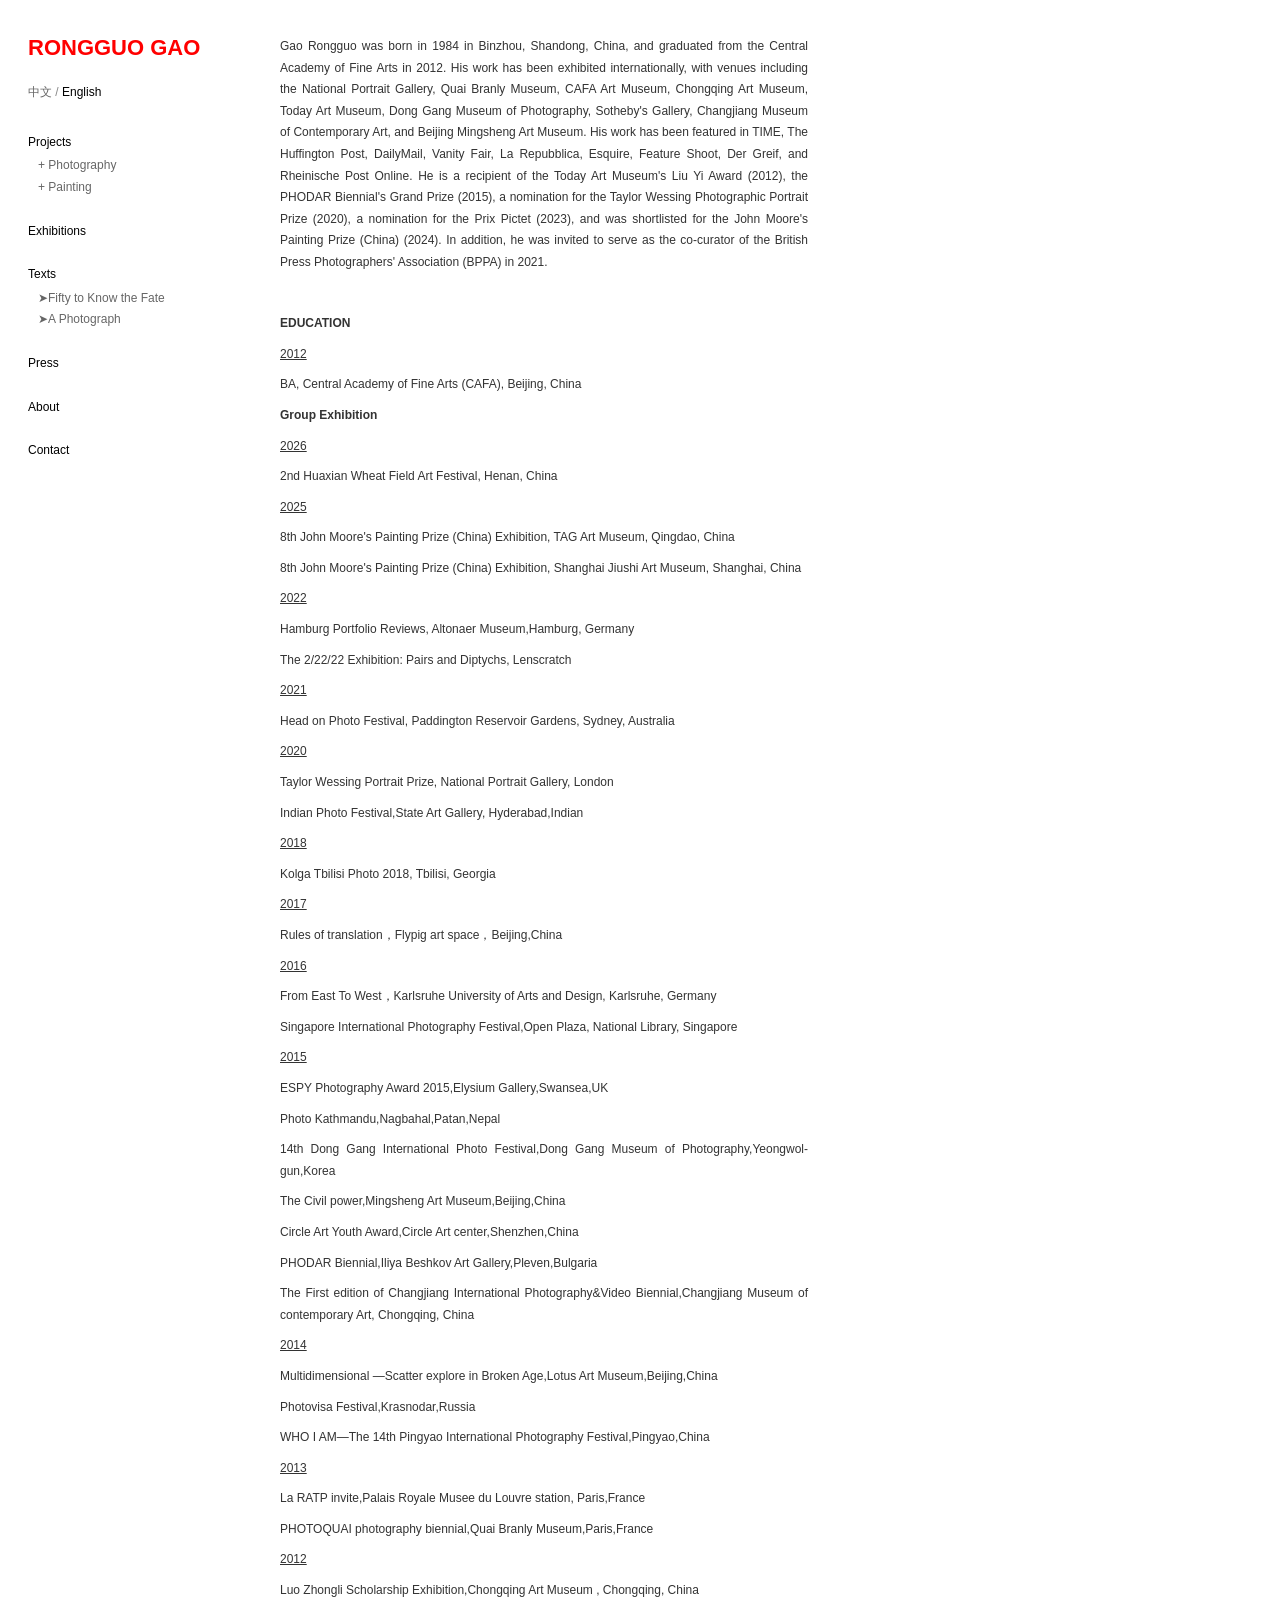
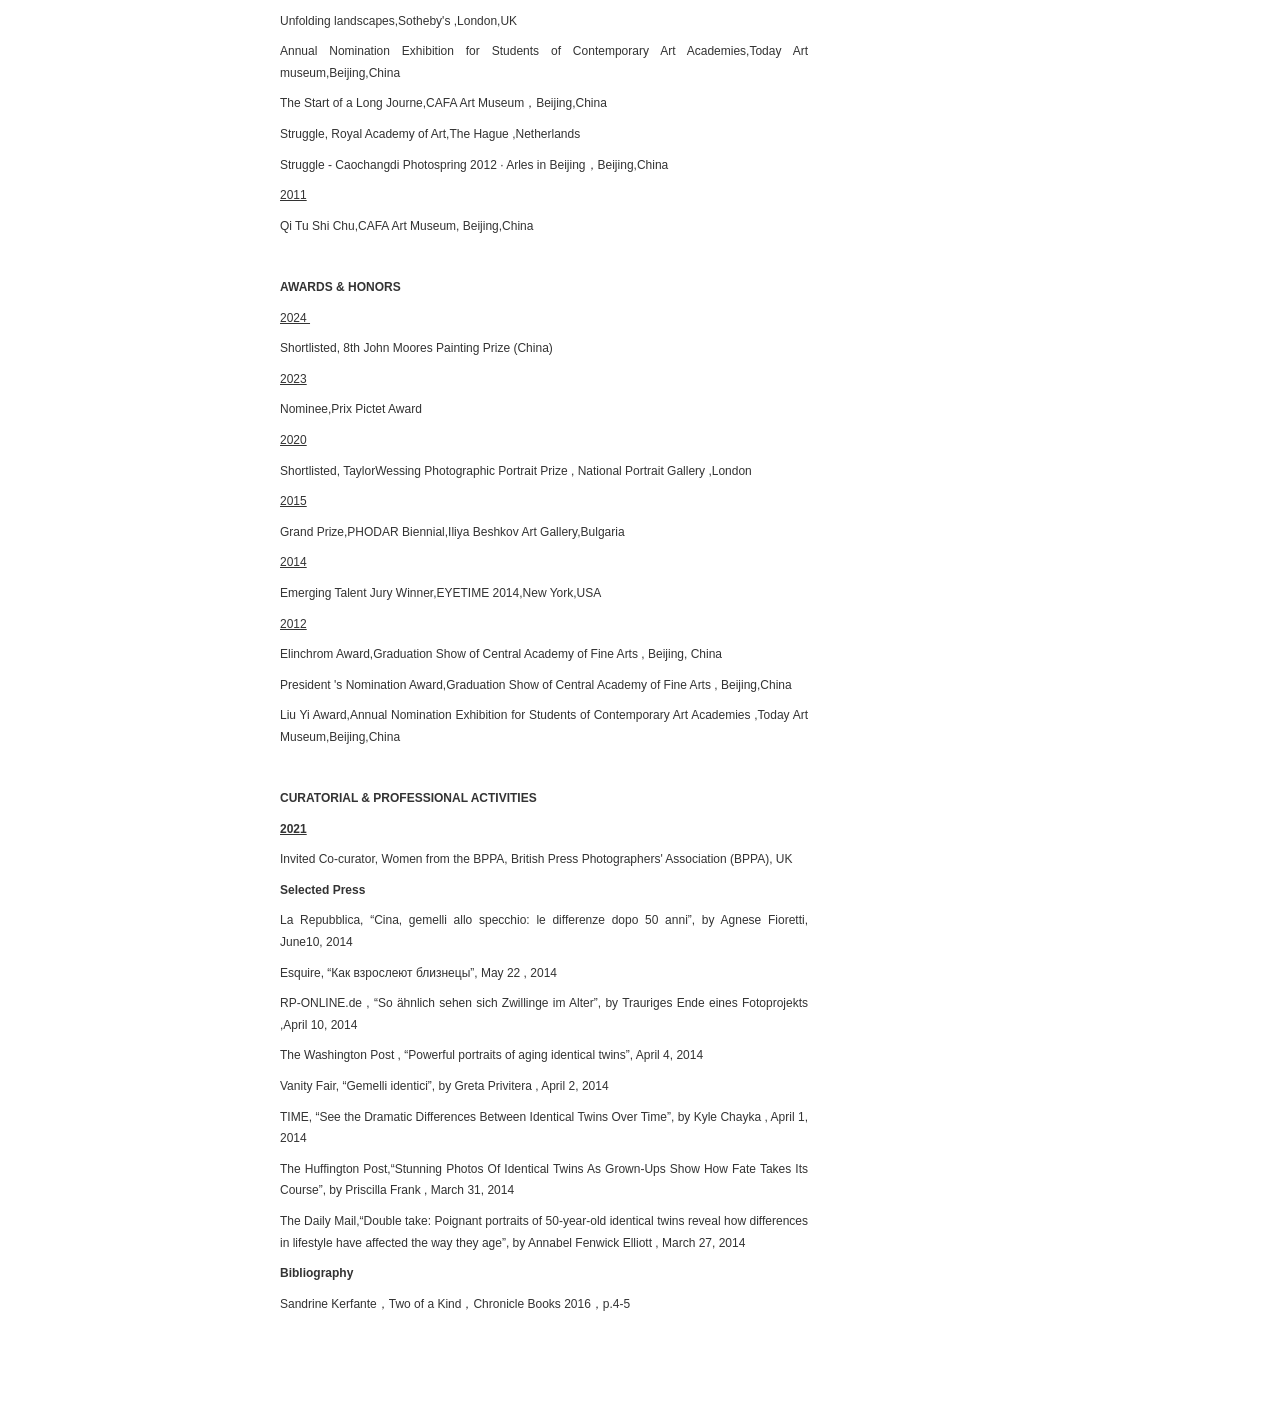
<file: index.html>
<!doctype html>
<html lang="zh-CN"><head><meta charset="utf-8"><meta name="viewport" content="width=device-width,initial-scale=1">
<title>Gao Rongguo 高荣国 (Rongguo Gao) — Photography and Painting</title><meta name="description" content="Gao Rongguo (高荣国, also Rongguo Gao) — Chinese artist working in photography and painting. Selected works: Identical Twins, Mother and Child.">
<link rel="canonical" href="https://www.gaorongguo.com/">
<meta property="og:type" content="website"><meta property="og:title" content="Gao Rongguo 高荣国 (Rongguo Gao) — Photography and Painting"><meta property="og:description" content="Gao Rongguo (高荣国, also Rongguo Gao) — Chinese artist working in photography and painting. Selected works: Identical Twins, Mother and Child."><meta property="og:url" content="https://www.gaorongguo.com/"><meta property="og:image" content="https://www.gaorongguo.com/images/twins-1.jpg">
<script type="application/ld+json">{"@context": "https://schema.org", "@graph": [{"@type": "Person", "@id": "https://www.gaorongguo.com/#person", "name": "Gao Rongguo", "alternateName": ["高荣国", "Rongguo Gao"], "url": "https://www.gaorongguo.com/", "jobTitle": "Artist", "description": "Chinese artist working in photography and painting.", "sameAs": ["https://www.instagram.com/rongguogao/", "https://www.facebook.com/gaorongguo"]}, {"@type": "WebSite", "@id": "https://www.gaorongguo.com/#website", "url": "https://www.gaorongguo.com/", "name": "Gao Rongguo 高荣国", "alternateName": ["Rongguo Gao", "高荣国"], "inLanguage": ["zh-CN", "en"], "publisher": {"@id": "https://www.gaorongguo.com/#person"}}]}</script>
<link rel="stylesheet" href="style.css?v=7"></head><body>
<nav id="menu" aria-label="Menu"></nav>
<main id="content"><p style="color:#999">加载中… Loading…</p></main>
<noscript><div style="padding:30px 30px 30px 270px"><h1>Gao Rongguo 高荣国 (Rongguo Gao)</h1><p>Gao Rongguo (高荣国, also Rongguo Gao) — Chinese artist working in photography and painting. Selected works: Identical Twins, Mother and Child.</p></div></noscript>
<script src="main.js?v=7"></script>
</body></html>
</file>
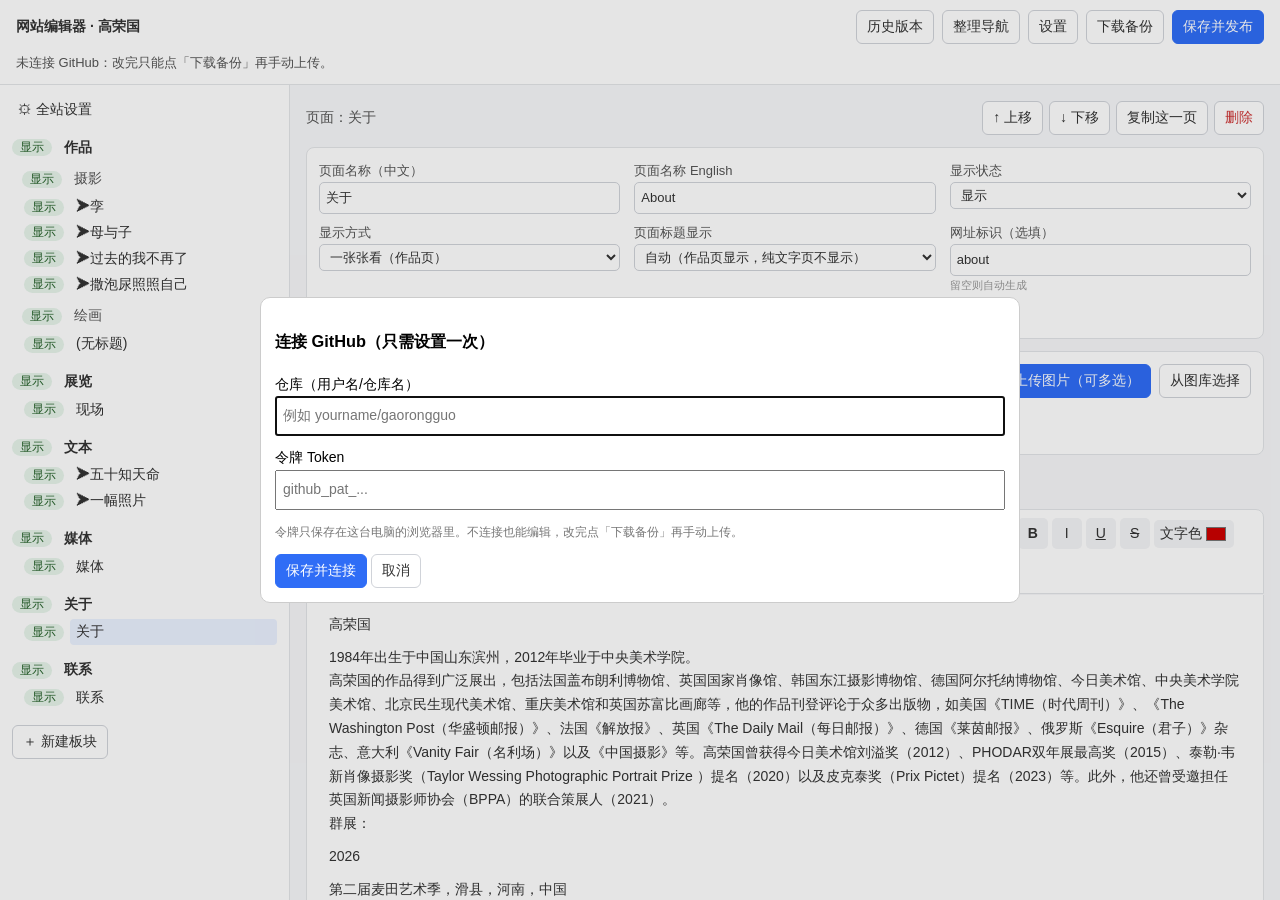
<file: admin.html>
<!doctype html>
<html lang="zh-CN"><head><meta charset="utf-8"><meta name="viewport" content="width=device-width,initial-scale=1"><meta name="robots" content="noindex,nofollow"><title>网站编辑器 · 高荣国</title>
<style>
*{box-sizing:border-box}body{margin:0;font:14px/1.7 Verdana,"PingFang SC","Microsoft YaHei",sans-serif;color:#333;background:#f6f7f9}
header{display:flex;gap:8px;align-items:center;padding:10px 16px;background:#fff;border-bottom:1px solid #e3e5e8;flex-wrap:wrap}header b{margin-right:auto}#msg{font-size:13px;color:#555;flex-basis:100%}
.btn{border:1px solid #d0d3d9;background:#fff;border-radius:6px;padding:4px 10px;cursor:pointer;font:inherit;color:#333}.btn.p{background:#2f6df6;border-color:#2f6df6;color:#fff}.btn.sm{padding:0 8px;font-size:12px}.btn.d{color:#c33}
html,body{height:100%}body{display:flex;flex-direction:column;overflow:hidden}header{flex:none}#app{flex:1;min-height:0;display:flex}
#tree{width:290px;flex:none;padding:12px;background:#fff;border-right:1px solid #e3e5e8;overflow:auto}
#tree .s{font-weight:600;margin:12px 0 2px;display:flex;gap:6px;align-items:center}#tree .c{margin:6px 0 2px 10px;color:#555;display:flex;gap:6px;align-items:center}
#tree .row{display:flex;align-items:center;gap:6px;margin-left:12px}#tree .row.sub{margin-left:28px;font-size:13px;color:#666}
#tree .pg{all:unset;cursor:pointer;flex:1;padding:1px 6px;border-radius:4px}#tree .pg:hover,#tree .pg.on{background:#eaf1ff}
#tree .st{border:0;border-radius:10px;font-size:12px;padding:0 8px;cursor:pointer;background:#e6f4ea;color:#256029}#tree .st.off{background:#eee;color:#888}#tree .off.t{opacity:.5;text-decoration:line-through}
#ed{flex:1;min-width:0;overflow:auto;padding:16px}
#bar{display:flex;gap:6px;flex-wrap:wrap;align-items:center;margin-bottom:12px}#bar .bc{margin-right:auto;color:#555}
.fg{display:grid;grid-template-columns:repeat(auto-fill,minmax(230px,1fr));gap:8px 14px;background:#fff;border:1px solid #e3e5e8;border-radius:8px;padding:12px;margin-bottom:12px}
.fl{display:flex;flex-direction:column;font-size:13px;color:#555}.fl input,.fl select{font:inherit;padding:4px 6px;border:1px solid #d0d3d9;border-radius:5px;background:#fff;color:#333}.fl input[type=checkbox]{width:auto;align-self:flex-start}.fl small{color:#999}
.sd{grid-column:1/-1}.sd summary{cursor:pointer;color:#2f6df6}.sgrid{display:grid;grid-template-columns:repeat(auto-fill,minmax(200px,1fr));gap:8px 14px;margin-top:8px}.cw{display:flex;gap:6px;align-items:center}.cw input{padding:0;height:28px;width:44px}
.ip{background:#fff;border:1px solid #e3e5e8;border-radius:8px;padding:12px;margin-bottom:12px}.ib{display:flex;gap:8px;align-items:center;margin-bottom:10px;flex-wrap:wrap}.ib b{margin-right:auto}
.ig{display:grid;grid-template-columns:repeat(auto-fill,minmax(150px,1fr));gap:10px}.ic{border:1px solid #e3e5e8;border-radius:6px;padding:6px;font-size:12px}.ic.off{opacity:.5}.ic.on{border-color:#2f6df6}
.ic img{width:100%;height:100px;object-fit:contain;background:#f3f4f6;cursor:pointer;display:block}.ia{display:flex;gap:2px;flex-wrap:wrap;margin:4px 0}.ia .btn{padding:0 5px;font-size:12px}
.bk{border:1px solid #e3e5e8;border-radius:6px;padding:8px;margin-bottom:8px}.bk.off{opacity:.55}.bk .bt{display:flex;gap:6px;align-items:center;flex-wrap:wrap}.bk .bt b{margin-right:auto}.bth{display:flex;gap:4px;margin-top:6px;overflow:hidden}.bth img{height:48px;width:auto}
.pv{max-width:320px;max-height:240px;display:block;margin-bottom:8px;background:#f3f4f6}
#txt{margin-bottom:40px}#tabs{margin-bottom:8px}#tabs .btn.on{background:#eaf1ff;border-color:#9bb8f5}#cap{color:#666;margin-left:8px}
#tb{position:sticky;top:0;z-index:6;display:flex;flex-wrap:wrap;gap:4px;align-items:center;padding:8px;background:#fff;border:1px solid #e3e5e8;border-radius:8px 8px 0 0}
#tb button,#tb select{border:0;background:#f3f4f6;border-radius:5px;padding:4px 8px;cursor:pointer;min-width:30px;font:inherit;color:#333}#tb button:hover{background:#e3e8f2}#tb select{max-width:118px}#pt.on{background:#cfe0ff}
#tb label{display:inline-flex;align-items:center;gap:2px;background:#f3f4f6;border-radius:5px;padding:0 6px;height:28px;cursor:pointer}#tb input[type=color]{width:24px;height:22px;padding:0;border:0;background:none;cursor:pointer}#tb i{color:#ccc;font-style:normal}
#area{min-height:300px;padding:18px 22px;background:#fff;border:1px solid #e3e5e8;border-top:0;border-radius:0 0 8px 8px;outline:0}#area p{margin:0 0 9px}#area ul,#area ol{margin:0 0 9px;padding-left:1.5em}
dialog{border:1px solid #ccc;border-radius:10px;max-width:760px;width:92vw}dialog label{display:block;margin:10px 0}dialog input[type=text],dialog input[type=password]{width:100%;padding:6px;font:inherit}.hint{font-size:12px;color:#777}
#libg{display:grid;grid-template-columns:repeat(auto-fill,minmax(110px,1fr));gap:8px;max-height:55vh;overflow:auto}#libg label{margin:0;font-size:11px;word-break:break-all}#libg img{width:100%;height:80px;object-fit:contain;background:#f3f4f6;display:block}
#hl .hv{display:flex;gap:8px;align-items:center;border-bottom:1px solid #eee;padding:4px 0;font-size:13px}#hl .hv span{flex:1}
@media(max-width:800px){body{display:block;overflow:auto;height:auto}#app{display:block}#tree{width:auto;border-right:0;border-bottom:1px solid #e3e5e8;max-height:42vh}#ed{overflow:visible}#tb{top:var(--hh,60px)}header{position:sticky;top:0;z-index:7}}
.ic{cursor:grab}.ic.dragging,.bk.dragging,#tree [data-d].dragging{opacity:.35}
.ic.db{box-shadow:-3px 0 0 #2f6df6}.ic.da{box-shadow:3px 0 0 #2f6df6}.bk.db{box-shadow:0 -3px 0 #2f6df6}.bk.da{box-shadow:0 3px 0 #2f6df6}
#tree [data-d].db{box-shadow:0 -2px 0 #2f6df6}#tree [data-d].da{box-shadow:0 2px 0 #2f6df6}
.ip.filedrop{outline:2px dashed #2f6df6;background:#f2f7ff}
</style></head><body>
<header><b>网站编辑器 · 高荣国</b><button class="btn" id="hist" title="找回以前保存过的版本">历史版本</button><button class="btn" id="nav" title="把左侧导航整理成：作品 / 展览 / 文本 / 媒体 / 关于 / 联系（先不发布，可以反悔）">整理导航</button><button class="btn" id="set">设置</button><button class="btn" id="dl">下载备份</button><button class="btn p" id="save">保存并发布</button><div id="msg"></div></header>
<div id="app"><aside id="tree"></aside>
<section id="ed"><div id="bar"></div><div id="form"></div><div id="imgs"></div>
<div id="txt"><div id="tabs"><button class="btn on" data-f="text">中文 / 通用</button> <button class="btn" data-f="textEn">English</button><span id="cap"></span></div>
<div id="tb">
<button data-c="undo" title="撤销">↶ 撤销</button><button data-c="redo" title="重做">↷ 重做</button><i>|</i>
<button id="pt" title="格式刷：先点一下有格式的文字，再点这里，然后选中要套用的文字">格式刷</button><button id="cl" title="清除选中文字（没选就是当前段落）的所有格式">清除格式</button><i>|</i>
<select id="ff" title="字体（先选中文字）"></select><select id="fs" title="字号"></select><select id="ls" title="字距"></select><select id="lh" title="行距（作用于选中的段落）"></select><i>|</i>
<button data-c="bold" title="粗体"><b>B</b></button><button data-c="italic" title="斜体"><i style="color:#333">I</i></button><button data-c="underline" title="下划线"><u>U</u></button><button data-c="strikeThrough" title="删除线"><s>S</s></button>
<label title="文字颜色">文字色<input type="color" id="fc" value="#cc0000"></label><label title="背景高亮">高亮<input type="color" id="bc" value="#ffe58f"></label><i>|</i>
<button data-c="justifyLeft">左对齐</button><button data-c="justifyCenter">居中</button><button data-c="justifyRight">右对齐</button><button data-c="justifyFull">两端对齐</button><button id="ind" title="首行缩进两字（再点取消）">首行缩进</button><i>|</i>
<button data-c="insertUnorderedList">• 列表</button><button data-c="insertOrderedList">1. 列表</button><button id="lk">链接</button><button data-c="unlink">取消链接</button></div>
<div id="area" contenteditable="true"></div></div></section></div>
<dialog id="cfg"><h3>连接 GitHub（只需设置一次）</h3>
<label>仓库（用户名/仓库名）<input id="rp" type="text" placeholder="例如 yourname/gaorongguo"></label>
<label>令牌 Token<input id="tk" type="password" placeholder="github_pat_..."></label>
<p class="hint">令牌只保存在这台电脑的浏览器里。不连接也能编辑，改完点「下载备份」再手动上传。</p>
<button class="btn p" id="ok">保存并连接</button> <button class="btn" id="no">取消</button></dialog>
<dialog id="lib"><h3>从图库选择图片（网站仓库 images 文件夹里已有的图片）</h3><div id="libg"></div><p><button class="btn p" id="libok">添加所选</button> <button class="btn" id="libno">取消</button></p></dialog>
<dialog id="hdlg"><h3>历史版本（每次「保存并发布」都会留下一个版本）</h3><div id="hl"></div><p><button class="btn" id="hno">关闭</button></p></dialog>
<script>
(function(){
var $=function(s){return document.querySelector(s)},area=$('#area'),C={},D,sha,cur,fld='text',dirty=false,saved=null;
try{C=JSON.parse(localStorage.getItem('gh')||'{}')}catch(e){}
var FONTS={sans:'Verdana,"PingFang SC","Microsoft YaHei",sans-serif',serif:'Georgia,"Songti SC","Noto Serif SC",SimSun,serif',kai:'KaiTi,"Kaiti SC",STKaiti,serif',mono:'Menlo,Consolas,"Courier New",monospace'};
var CSSCMD={foreColor:1,hiliteColor:1,fontName:1,justifyLeft:1,justifyCenter:1,justifyRight:1,justifyFull:1};
function msg(t,bad){var m=$('#msg');m.textContent=t;m.style.color=bad?'#c00':'#555'}
function esc(s){return String(s).replace(/&/g,'&amp;').replace(/</g,'&lt;').replace(/>/g,'&gt;')}
function b64(s){var u=new TextEncoder().encode(s),r='',i=0;for(;i<u.length;i+=32768)r+=String.fromCharCode.apply(null,u.subarray(i,i+32768));return btoa(r)}
function unb64(b){var r=atob(b.replace(/\s/g,'')),u=new Uint8Array(r.length);for(var i=0;i<r.length;i++)u[i]=r.charCodeAt(i);return new TextDecoder().decode(u)}
function gh(m,body){return fetch('https://api.github.com/repos/'+C.repo+'/contents/content.json'+(m=='GET'?'?t='+Date.now():''),{method:m,headers:Object.assign({Authorization:'Bearer '+C.tok,Accept:'application/vnd.github+json'},body?{'Content-Type':'application/json'}:{}),body:body?JSON.stringify(body):undefined}).then(function(r){return r.json().then(function(j){if(!r.ok){var e=new Error(j.message||r.status);e.status=r.status;throw e}return j})})}
function err(e){var s=e.status;if(!s){msg('网络请求失败，正在检测原因…',1);fetch('https://api.github.com/zen').then(function(){msg('能连上 GitHub，但带令牌的请求没发出去。请按 Ctrl+F5 刷新本页后重试；仍然不行就换 Chrome 或 Edge，并暂时关闭广告拦截类插件。',1)},function(){msg('连不上 api.github.com：这是网络问题（国内网络常见）。请开启 VPN/代理后重试，或暂时用「下载备份」再手动上传。',1)});return}msg(s==401?'令牌无效或已过期，请点「设置」重新填写。':(s==403||s==404)?'没有权限或找不到仓库：请检查「用户名/仓库名」，以及令牌是否给了该仓库的 Contents 读写权限。':(s==409||s==422)?'文件刚被别处改动过（比如在 Pages CMS 里保存过），请刷新本页后再改。':'出错：'+(e.message||e),1)}
function inl(t){return esc(t).replace(/\[([^\]]+)\]\(([^)\s]+)\)|(https?:\/\/[^\s<>]+)|([\w.+-]+@[\w-]+\.[\w.-]+)/g,function(m,a,u,w,e){if(a)return'<a href="'+u+'">'+a+'</a>';if(e)return'<a href="mailto:'+e+'">'+e+'</a>';var k=w.match(/(&quot;|&lt;|&gt;|[.,;:!?)，。；：！？])+$/),t2=k?k[0]:'',x=w.slice(0,w.length-t2.length);return'<a href="'+x+'">'+x+'</a>'+t2})}
function conv(s){s=String(s||'').trim();if(!s||/<\/?(p|br|div|ul|ol|li|h[1-6]|blockquote|strong|b|em|i|u|s|span|a)[\s>\/]/i.test(s))return s;return s.split(/\n\s*\n/).map(function(b){return b.trim()}).filter(Boolean).map(function(b){return'<p>'+inl(b).replace(/\n/g,'<br>')+'</p>'}).join('')}
var TAGS=/^(P|BR|STRONG|B|EM|I|U|S|DEL|STRIKE|A|UL|OL|LI|BLOCKQUOTE|H1|H2|H3|H4|H5|H6|CODE|PRE|HR|SPAN|DIV|SUB|SUP|MARK|SMALL)$/,DROP=/^(SCRIPT|STYLE|IFRAME|OBJECT|EMBED|LINK|META|FORM|INPUT|BUTTON|SVG|MATH|TEXTAREA|SELECT)$/,STY=/^(color|background-color|font-size|font-family|font-weight|font-style|text-decoration|text-align|line-height|letter-spacing|text-indent)$/;
function sty(v){return v.split(';').map(function(x){var i=x.indexOf(':');if(i<0)return'';var k=x.slice(0,i).trim().toLowerCase(),val=x.slice(i+1).trim();return STY.test(k)&&!/url\(|expression|javascript|[<>]/i.test(val)?k+': '+val:''}).filter(Boolean).join('; ')}
function walk(n){[].slice.call(n.childNodes).forEach(function(c){
 if(c.nodeType==3)return;if(c.nodeType!=1||DROP.test(c.tagName)){n.removeChild(c);return}
 walk(c);if(!TAGS.test(c.tagName)){while(c.firstChild)n.insertBefore(c.firstChild,c);n.removeChild(c);return}
 [].slice.call(c.attributes).forEach(function(a){var k=a.name.toLowerCase();
  if(k=='href'&&c.tagName=='A'&&/^\s*(https?:|mailto:|tel:|#)/i.test(a.value))return;
  if(k=='style'){var v=sty(a.value);if(v)c.setAttribute('style',v);else c.removeAttribute('style');return}
  c.removeAttribute(a.name)})})}
function clean(h){var d=new DOMParser().parseFromString('<body>'+h,'text/html').body;walk(d);var o=d.innerHTML.trim();return/^(<p>(<br>|\s)*<\/p>)*$/.test(o)?'':o}
function restore(){area.focus({preventScroll:true});if(saved){var s=getSelection();s.removeAllRanges();s.addRange(saved)}}
document.addEventListener('selectionchange',function(){var s=getSelection();if(s.rangeCount&&area.contains(s.anchorNode))saved=s.getRangeAt(0).cloneRange()});
function ex(c,v){restore();document.execCommand('styleWithCSS',false,!!CSSCMD[c]);document.execCommand(c,false,v);dirty=true}
$('#tb').addEventListener('mousedown',function(e){if(e.target.closest('button'))e.preventDefault()});
$('#tb').addEventListener('click',function(e){var b=e.target.closest('button[data-c]');if(b)ex(b.dataset.c,null)});
var FL=[['中文',[['黑体','"PingFang SC","Microsoft YaHei","Heiti SC",sans-serif'],['宋体','"Songti SC",STSong,SimSun,"Noto Serif SC",serif'],['楷体','"Kaiti SC",STKaiti,KaiTi,serif'],['仿宋','STFangsong,FangSong,"FangSong_GB2312",serif']]],
 ['English 无衬线',[['Helvetica','"Helvetica Neue",Helvetica,Arial,sans-serif'],['Arial','Arial,Helvetica,sans-serif'],['Verdana','Verdana,Geneva,sans-serif'],['Tahoma','Tahoma,Geneva,sans-serif'],['Trebuchet MS','"Trebuchet MS",Helvetica,sans-serif'],['Gill Sans','"Gill Sans","Gill Sans MT",Calibri,sans-serif'],['Futura','Futura,"Century Gothic","Trebuchet MS",sans-serif']]],
 ['English 衬线',[['Times New Roman','"Times New Roman",Times,serif'],['Georgia','Georgia,serif'],['Palatino','Palatino,"Palatino Linotype","Book Antiqua",serif'],['Garamond','Garamond,"EB Garamond",Baskerville,"Times New Roman",serif'],['Baskerville','Baskerville,"Baskerville Old Face",Georgia,serif'],['Didot','Didot,"Bodoni MT","Playfair Display",serif']]],
 ['等宽',[['Courier New','"Courier New",Courier,monospace'],['Menlo / Consolas','Menlo,Consolas,Monaco,monospace']]]],fl=[],paint=null;
function opts(h,a,c){return'<option value="">'+h+'</option>'+a.map(function(x){return'<option value="'+x[0]+'">'+x[1]+'</option>'}).join('')+'<option value="c">自定义…</option>'}
$('#ff').innerHTML='<option value="">字体</option>'+FL.map(function(g){return'<optgroup label="'+g[0]+'">'+g[1].map(function(f){fl.push(f);return'<option value="'+(fl.length-1)+'">'+f[0]+'</option>'}).join('')+'</optgroup>'}).join('')+'<option value="c">自定义字体名…</option>';
$('#fs').innerHTML=opts('字号',[10,11,12,13,14,15,16,18,20,22,24,28,32,36,40,48,56,64].map(function(n){return[n,n]}));
$('#ls').innerHTML=opts('字距',[['-1px','-1px（紧）'],['-0.5px','-0.5px'],['normal','默认'],['0.5px','0.5px'],['1px','1px'],['2px','2px'],['3px','3px'],['5px','5px'],['8px','8px（疏）']]);
$('#lh').innerHTML=opts('行距',[1.2,1.4,1.6,1.8,2,2.4,3].map(function(n){return[n,n]}));
function ask(t,d){var v=prompt(t,d);return v&&v.trim()}
function sel(){var s=getSelection();return s.rangeCount&&!s.isCollapsed}
function wrap(o){restore();if(!sel()){msg('请先用鼠标选中要修改的文字。',1);return false}document.execCommand('styleWithCSS',false,false);document.execCommand('fontSize',false,'7');
 [].forEach.call(area.querySelectorAll('font[size="7"]'),function(f){var s=document.createElement('span');for(var k in o)s.style[k]=o[k];while(f.firstChild)s.appendChild(f.firstChild);f.replaceWith(s)});dirty=true;return true}
function blocks(){restore();var s=getSelection();if(!s.rangeCount)return[];var r=s.getRangeAt(0),q='p,li,div,h1,h2,h3,h4,h5,h6,blockquote',l=[].filter.call(area.querySelectorAll(q),function(el){return r.intersectsNode(el)});
 if(!l.length){document.execCommand('formatBlock',false,'p');var n=getSelection().anchorNode;n=n&&(n.nodeType==1?n:n.parentElement);var b=n&&n.closest('p');if(b&&area.contains(b))l=[b]}return l}
$('#ff').onchange=function(){var v=this.value;this.selectedIndex=0;if(!v)return;var f;if(v=='c'){var n=ask('输入字体名称（需要你和访客的电脑里装有这个字体）','');if(!n)return;f='"'+n.replace(/["<>;]/g,'')+'",sans-serif'}else f=fl[+v][1];wrap({fontFamily:f});sync()};
$('#fs').onchange=function(){var v=this.value;this.selectedIndex=0;if(!v)return;if(v=='c'){v=ask('字号（像素，如 18）','18');if(!v)return}if(parseFloat(v)>0){wrap({fontSize:parseFloat(v)+'px'});sync()}};
$('#ls').onchange=function(){var v=this.value;this.selectedIndex=0;if(!v)return;if(v=='c'){v=ask('字距（像素，可为负数，如 1.5）','1');if(!v)return;v=parseFloat(v)+'px'}wrap({letterSpacing:v});sync()};
$('#lh').onchange=function(){var v=this.value;this.selectedIndex=0;if(!v)return;if(v=='c'){v=ask('行距（倍数，如 1.8）','1.8');if(!v)return}var n=parseFloat(v);if(!(n>0))return;blocks().forEach(function(el){el.style.lineHeight=String(n)});dirty=true;sync()};
$('#ind').onclick=function(){blocks().forEach(function(el){el.style.textIndent=el.style.textIndent?'':'2em'});dirty=true};
$('#pt').onclick=function(){restore();var n=getSelection().anchorNode;n=n&&(n.nodeType==1?n:n.parentElement);if(!n||!area.contains(n)){msg('请先把光标放在有格式的文字上，再点格式刷。',1);return}var c=getComputedStyle(n);
 paint={fontFamily:c.fontFamily,fontSize:c.fontSize,color:c.color,fontWeight:c.fontWeight,fontStyle:c.fontStyle,textDecoration:c.textDecorationLine,letterSpacing:c.letterSpacing};if(!/rgba\(0, 0, 0, 0\)|transparent/.test(c.backgroundColor))paint.backgroundColor=c.backgroundColor;
 this.classList.add('on');msg('格式刷已取样：现在选中要套用的文字，松开鼠标即可。')};
area.addEventListener('mouseup',function(){if(paint&&sel()){var o=paint;paint=null;$('#pt').classList.remove('on');if(wrap(o))msg('已套用格式。')}});
$('#cl').onclick=function(){restore();var s=getSelection();if(!s.rangeCount)return;var r=s.getRangeAt(0);
 if(r.collapsed){var n=r.startContainer;n=n.nodeType==1?n:n.parentElement;var b=n&&n.closest('p,li,h1,h2,h3,h4,h5,h6,blockquote');if(!b||!area.contains(b))return;r=document.createRange();r.selectNodeContents(b);s.removeAllRanges();s.addRange(r)}
 [].forEach.call(area.querySelectorAll('p,li,div,h1,h2,h3,h4,h5,h6,blockquote'),function(el){if(r.intersectsNode(el))el.removeAttribute('style')});
 var d=document.createElement('div');d.appendChild(r.cloneContents());
 (function w(n){[].slice.call(n.childNodes).forEach(function(c){if(c.nodeType!=1)return;w(c);if(/^(B|STRONG|I|EM|U|S|STRIKE|DEL|FONT|SPAN|MARK|SUB|SUP|SMALL|CODE)$/.test(c.tagName)){while(c.firstChild)n.insertBefore(c.firstChild,c);n.removeChild(c)}else{c.removeAttribute('style');c.removeAttribute('class')}})})(d);
 document.execCommand('insertHTML',false,d.innerHTML);dirty=true;msg('已清除格式。')};
function sync(){var s=getSelection();if(!s.rangeCount||!area.contains(s.anchorNode))return;var n=s.anchorNode;n=n.nodeType==1?n:n.parentElement;if(!n)return;var c=getComputedStyle(n),fs=parseFloat(c.fontSize),lh=parseFloat(c.lineHeight);
 $('#fs').options[0].text='字号 '+Math.round(fs*10)/10;$('#ls').options[0].text='字距 '+(c.letterSpacing=='normal'?'默认':Math.round(parseFloat(c.letterSpacing)*10)/10+'px');$('#lh').options[0].text='行距 '+(lh?Math.round(lh/fs*100)/100:'默认');
 var fam=c.fontFamily.split(',')[0].replace(/["']/g,'').trim(),nm='';fl.forEach(function(f){if(f[1].split(',')[0].replace(/["']/g,'').trim().toLowerCase()==fam.toLowerCase())nm=f[0]});$('#ff').options[0].text='字体 '+(nm||fam)}
document.addEventListener('selectionchange',sync);
function hh(){document.documentElement.style.setProperty('--hh',$('header').offsetHeight+'px')}hh();addEventListener('resize',hh);
document.addEventListener('keydown',function(e){if((e.ctrlKey||e.metaKey)&&String(e.key).toLowerCase()=='s'){e.preventDefault();save()}});
$('#fc').onchange=function(){ex('foreColor',this.value)};$('#bc').onchange=function(){ex('hiliteColor',this.value)};
$('#lk').onclick=function(){var u=prompt('链接网址（以 https:// 开头）','https://');if(u)ex('createLink',u)};
area.addEventListener('input',function(){dirty=true});
area.addEventListener('paste',function(e){e.preventDefault();document.execCommand('insertText',false,(e.clipboardData||window.clipboardData).getData('text/plain'))});

/* ================= v2：数据、目录、面板 ================= */
var REG=[],PAR=new Map(),KIND=new Map(),PARR=new Map(),page=null,LOCAL={},SITE={},loaded=null,HV=null,LIBARR=null;
var ST=[['显示','显示'],['隐藏','隐藏（暂时不显示）']],LAY=[['slideshow','一张张看（作品页）'],['grid','缩略图平铺'],['gallery','展览画廊（每个展览一块：图片＋下面的文字）'],['entries','图文条目（媒体：左图右文）']];
var FNT=[['','（默认/跟随上一级）'],['sans','黑体 无衬线'],['serif','宋体 衬线'],['kai','楷体'],['fangsong','仿宋'],['helvetica','Helvetica'],['arial','Arial'],['verdana','Verdana'],['tahoma','Tahoma'],['trebuchet','Trebuchet MS'],['gillsans','Gill Sans'],['futura','Futura'],['times','Times New Roman'],['georgia','Georgia'],['palatino','Palatino'],['garamond','Garamond'],['baskerville','Baskerville'],['didot','Didot'],['courier','Courier New'],['mono','等宽']];
var OPT={font:FNT,al:[['','（默认）'],['justify','两端对齐'],['left','左对齐'],['center','居中'],['right','右对齐']],yn:[['','（默认：是）'],['yes','是'],['no','否']],w:[['','（默认）'],['normal','常规'],['bold','加粗']]};
var SF=[['font','正文字体','font'],['fontSize','正文字号 px','n'],['lineHeight','行距（倍数）','n'],['letterSpacing','字距 px','n'],['color','正文颜色','c'],['textAlign','正文对齐','al'],['titleFont','标题字体','font'],['titleSize','标题字号 px','n'],['titleColor','标题颜色','c'],['captionSize','图片说明字号 px','n'],['captionColor','图片说明颜色','c'],['linkColor','链接颜色','c'],['background','背景色','c'],['imageWidth','作品图片区宽度 px','n'],['galleryHeight','展览图片行高 px','n'],['autoTrim','自动裁掉图片白边','yn']];
var SFG=[['linkHover','鼠标移上去的链接色','c'],['nameFont','网站名称字体','font'],['nameSize','网站名称字号 px','n'],['nameColor','网站名称颜色','c'],['nameWeight','网站名称粗细','w'],['menuFont','菜单字体','font'],['menuSize','菜单字号 px','n'],['menuColor','菜单颜色','c'],['menuActive','菜单当前页颜色','c'],['sectionSize','板块标题字号 px','n'],['sectionColor','板块标题颜色','c'],['gridWidth','缩略图宽度 px','n']];
function lab(o){return String(o.title||o.titleEn||o.label||'').trim()||'(无标题)'}
function plain(h){return String(h||'').replace(/<[^>]*>/g,' ').replace(/\s+/g,' ').trim()}
function imgUrl(s){return LOCAL[s]||String(s||'').replace(/^\/+/,'')}
function h(t,a,c){var e=document.createElement(t);for(var k in (a||{})){var v=a[k];if(k=='on'){for(var ev in v)e.addEventListener(ev,v[ev])}else if(k=='cls')e.className=v;else if(k=='txt')e.textContent=v;else if(k=='html')e.innerHTML=v;else if(k=='value')e.value=v;else e.setAttribute(k,v)}(c||[]).forEach(function(x){if(x!=null)e.appendChild(typeof x=='string'?document.createTextNode(x):x)});return e}
function btn(txt,fn,cls){return h('button',{cls:'btn'+(cls?' '+cls:''),txt:txt,type:'button',on:{click:fn}})}
function field(label,node,hint){return h('label',{cls:'fl'},[h('span',{txt:label}),node,hint?h('small',{txt:hint}):null])}
function tin(o,k,ph,after){var i=h('input',{type:'text',value:o[k]==null?'':o[k],placeholder:ph||''});i.addEventListener('input',function(){o[k]=i.value;dirty=true;if(after)after()});return i}
function selF(o,k,opts,def,after){var s=h('select',{},opts.map(function(x){return h('option',{value:x[0],txt:x[1]})}));s.value=o[k]==null?(def==null?'':def):o[k];s.addEventListener('change',function(){if(s.value===''&&def==null)delete o[k];else o[k]=s.value;dirty=true;if(after)after()});return s}
function rerender(){commit();panel()}
var DRAG=null;
function clearDrop(){[].forEach.call(document.querySelectorAll('.da,.db'),function(x){x.classList.remove('da','db')})}
function after(el,e,axis){var r=el.getBoundingClientRect();return axis=='x'?e.clientX>r.left+r.width/2:e.clientY>r.top+r.height/2}
function dnd(el,o,arr,axis){el.draggable=true;
 el.addEventListener('dragstart',function(e){DRAG={o:o,arr:arr};el.classList.add('dragging');e.dataTransfer.effectAllowed='move';e.dataTransfer.setData('text/plain','x');e.stopPropagation()});
 el.addEventListener('dragend',function(){DRAG=null;el.classList.remove('dragging');clearDrop()});
 el.addEventListener('dragover',function(e){if(!DRAG||DRAG.arr!==arr||DRAG.o===o)return;e.preventDefault();e.stopPropagation();clearDrop();el.classList.add(after(el,e,axis)?'da':'db')});
 el.addEventListener('dragleave',function(){el.classList.remove('da','db')});
 el.addEventListener('drop',function(e){if(!DRAG||DRAG.arr!==arr||DRAG.o===o)return;e.preventDefault();e.stopPropagation();var af=after(el,e,axis),mvd=DRAG.o;DRAG=null;commit();arr.splice(arr.indexOf(mvd),1);arr.splice(arr.indexOf(o)+(af?1:0),0,mvd);dirty=true;panel()})}
function imgs(a,m){var r=[];[].concat(a||[],m||[]).forEach(function(x){if(typeof x=='string')x={src:x};if(x&&x.src)r.push(Object.assign({caption:'',captionEn:'',status:'显示'},x))});return r}
function norm(){D.sections=D.sections||[];D.style=D.style||{};D.sections.forEach(function(s){s.pages=s.pages||[];s.categories=s.categories||[];s.style=s.style||{};s.categories.forEach(function(c){c.pages=c.pages||[];c.style=c.style||{}});
 s.pages.concat.apply(s.pages,s.categories.map(function(c){return c.pages})).forEach(function(p){p.style=p.style||{};p.images=imgs(p.images,p.moreImages);p.moreImages=[];var E=p.entries||[];
  if(E.length&&!p.images.length&&E.every(function(e){return e&&e.image})){E.forEach(function(e){p.images.push({src:e.image,caption:[e.name,e.date,e.link,e.note].filter(Boolean).join('\n'),captionEn:'',status:e.status||'显示'})});p.entries=[]}
  (p.blocks||[]).forEach(function(b){b.images=imgs(b.images,b.moreImages);b.moreImages=[];if(!b.status)b.status='显示'})})})}
function stb(o,n){var off=o.status==='隐藏';return'<button class="st'+(off?' off':'')+'" data-n="'+n+'" title="点一下切换 显示/隐藏">'+(off?'隐藏':'显示')+'</button>'}
function reg(o,k,pg,arr){REG.push(o);KIND.set(o,k);if(pg)PAR.set(o,pg);if(arr)PARR.set(o,arr);return REG.length-1}
function trow(o,k,txt,pg,arr,cls){var n=reg(o,k,pg,arr),off=o.status==='隐藏';return'<div class="row'+(cls?' '+cls:'')+'" data-d="'+n+'">'+stb(o,n)+'<button class="pg'+(o===cur?' on':'')+(off?' off t':'')+'" data-n="'+n+'">'+esc(txt)+'</button></div>'}
function thead(o,k,arr,cls){var n=reg(o,k,null,arr),off=o.status==='隐藏';return'<div class="'+cls+'" data-d="'+n+'">'+stb(o,n)+'<button class="pg'+(o===cur?' on':'')+(off?' off t':'')+'" data-n="'+n+'">'+esc(lab(o))+'</button></div>'}
function kids(p){var o='';(p.blocks||[]).forEach(function(b,i){o+=trow(b,'b','展览块 '+(i+1)+(b.label?'：'+b.label:''),p,p.blocks,'sub')});if(!(p.blocks||[]).length)(p.images||[]).forEach(function(im,i){var t=plain(im.caption);o+=trow(im,'m','图片 '+(i+1)+(t?'：'+t.slice(0,10):''),p,p.images,'sub')});return o}
function tree(){REG=[];var o='<div class="row" style="margin-left:0"><button class="pg'+(cur===SITE?' on':'')+'" data-n="'+reg(SITE,'site')+'">⚙ 全站设置</button></div>';
 D.sections.forEach(function(s){o+=thead(s,'s',D.sections,'s');s.pages.forEach(function(p){o+=trow(p,'p',lab(p),null,s.pages)+(page===p?kids(p):'')});s.categories.forEach(function(c){o+=thead(c,'c',s.categories,'c');c.pages.forEach(function(p){o+=trow(p,'p',lab(p),null,c.pages)+(page===p?kids(p):'')})})});
 o+='<p style="margin-top:14px"><button class="btn" id="addS">＋ 新建板块</button></p>';$('#tree').innerHTML=o;[].forEach.call($('#tree').querySelectorAll('[data-d]'),function(el){var ob=REG[+el.dataset.d],ar=ob&&PARR.get(ob);if(ar)dnd(el,ob,ar,'y')});
 $('#addS').onclick=function(){var s={title:'新板块',titleEn:'New section',status:'显示',asLink:'no',style:{},pages:[],categories:[]};D.sections.push(s);dirty=true;pick(s)}}
function F(){return KIND.get(cur)=='m'?(fld=='text'?'caption':'captionEn'):fld}
function commit(){if(cur&&loaded===cur)cur[F()]=clean(area.innerHTML)}
function loadText(){var k=KIND.get(cur),on=(k=='p'||k=='b'||k=='m'),img=k=='m';$('#txt').style.display=on?'':'none';loaded=null;if(!on)return;
 [].forEach.call(document.querySelectorAll('#tabs [data-f]'),function(b){b.classList.toggle('on',b.dataset.f==fld);b.textContent=b.dataset.f=='text'?(img?'说明 · 中文/通用':'正文 · 中文/通用'):(img?'说明 · English':'正文 · English')});
 area.innerHTML=conv(cur[F()])||'<p><br></p>';loaded=cur;$('#cap').textContent=k=='b'?'（这一块图片下面的文字，想排几行都行）':img?'（这张图片下面的说明）':''}
function pick(o){commit();cur=o;tree();var k=KIND.get(o);if(k=='p')page=o;else if(k=='b'||k=='m'){var p1=PAR.get(o);page=p1&&KIND.get(p1)=='p'?p1:(p1&&PAR.get(p1))||page}else page=null;panel()}
function mv(o,d){var a=PARR.get(o);if(!a)return;var i=a.indexOf(o),j=i+d;if(j<0||j>=a.length)return;commit();a.splice(i,1);a.splice(j,0,o);dirty=true;panel()}
function del(o){var a=PARR.get(o),k=KIND.get(o),own=PAR.get(o);if(!a)return;if(!confirm('确定删除「'+(k=='m'?'这张图片':lab(o))+'」吗？\n（删除后可以在「历史版本」里找回；图片文件本身不会被删除。）'))return;commit();a.splice(a.indexOf(o),1);dirty=true;if((k=='m'||k=='b')&&own){pick(own)}else{cur=page=null;var f=firstPage();if(f)pick(f);else panel()}}
function addPage(arr){var p={title:'新页面',titleEn:'New page',slug:'',layout:'slideshow',showTitle:'自动',status:'显示',style:{},images:[],text:'',textEn:''};arr.push(p);dirty=true;pick(p)}
function barBtns(o,k){var b=[];if(k!='site'){b.push(btn('↑ 上移',function(){mv(o,-1)}),btn('↓ 下移',function(){mv(o,1)}))}
 if(k=='s')b.push(btn('＋ 新建页面',function(){addPage(o.pages)}),btn('＋ 新建分类',function(){var c={title:'新分类',titleEn:'New category',status:'显示',style:{},pages:[]};o.categories.push(c);dirty=true;pick(c)}));
 if(k=='c')b.push(btn('＋ 新建页面',function(){addPage(o.pages)}));
 if(k=='p')b.push(btn('复制这一页',function(){commit();var c=JSON.parse(JSON.stringify(o));c.title=(o.title||'')+'（副本）';c.titleEn=(o.titleEn||'')+' (copy)';c.slug='';var a=PARR.get(o);a.splice(a.indexOf(o)+1,0,c);dirty=true;pick(c)}));
 if(k!='site')b.push(btn('删除',function(){del(o)},'d'));return b}
function styleBox(title,st,full){var d=h('details',{cls:'sd'},[h('summary',{txt:title})]),g=h('div',{cls:'sgrid'});
 SF.concat(full?SFG:[]).forEach(function(f){var k=f[0],t=f[2],c;
  if(t=='n'){c=h('input',{type:'number',step:'any',value:st[k]==null?'':st[k]});c.addEventListener('input',function(){if(c.value==='')delete st[k];else st[k]=parseFloat(c.value);dirty=true})}
  else if(t=='c'){var ci=h('input',{type:'color',value:/^#[0-9a-f]{6}$/i.test(st[k]||'')?st[k]:'#888888'}),cl=btn(st[k]?'清除':'默认',function(){delete st[k];cl.textContent='默认';dirty=true},'sm');ci.addEventListener('input',function(){st[k]=ci.value;cl.textContent='清除';dirty=true});c=h('span',{cls:'cw'},[ci,cl])}
  else c=selF(st,k,OPT[t],null);g.append(field(f[1],c))});d.append(g);return d}
function siteForm(){var f=h('div',{cls:'fg'}),dl=h('datalist',{id:'slugs'}),i=h('input',{type:'text',list:'slugs',value:D.homePage||'',placeholder:'about'});
 D.sections.forEach(function(s){s.pages.concat.apply(s.pages,s.categories.map(function(c){return c.pages})).forEach(function(p){dl.append(h('option',{value:String(p.slug||p.titleEn||p.title||'').toLowerCase()}))})});i.addEventListener('input',function(){D.homePage=i.value;dirty=true});
 f.append(field('网站名称（中文）',tin(D,'siteName')),field('网站名称 English',tin(D,'siteNameEn')),field('首页显示哪一页（网址标识）',i,'默认 about'),dl,field('Google Analytics 衡量 ID',tin(D,'analyticsId','G-XXXXXXXXXX'),'留空=不统计访问量'),styleBox('全站样式（所有页面默认；网站名称、菜单、正文的字体字号颜色都在这里）',D.style,true));f.querySelector('details').open=true;return f}
function secForm(s){var f=h('div',{cls:'fg'}),cb=h('input',{type:'checkbox'});cb.checked=s.asLink==='yes';cb.addEventListener('change',function(){s.asLink=cb.checked?'yes':'no';dirty=true});
 f.append(field('板块名称（中文）',tin(s,'title','',tree)),field('板块名称 English',tin(s,'titleEn','',tree)),field('显示状态',selF(s,'status',ST,'显示',function(){tree()})),field('作为单个链接显示',cb,'勾选后，左侧只显示这一行，点一下直接打开它里面的第一个页面（用于 展览、媒体、联系、关于）'),styleBox('这个板块的样式（留空=跟随全站）',s.style=s.style||{},false));return f}
function catForm(c){var f=h('div',{cls:'fg'});f.append(field('分类名称（中文）',tin(c,'title','',tree)),field('分类名称 English',tin(c,'titleEn','',tree)),field('显示状态',selF(c,'status',ST,'显示',function(){tree()})),styleBox('这个分类的样式（留空=跟随上一级）',c.style=c.style||{},false));return f}
function pageForm(p){var f=h('div',{cls:'fg'});f.append(field('页面名称（中文）',tin(p,'title','',tree)),field('页面名称 English',tin(p,'titleEn','',tree)),field('显示状态',selF(p,'status',ST,'显示',function(){tree()})),
 field('显示方式',selF(p,'layout',LAY,'slideshow',rerender)),field('页面标题显示',selF(p,'showTitle',[['自动','自动（作品页显示，纯文字页不显示）'],['显示','显示'],['隐藏','隐藏']],'自动')));
 if(p.layout=='entries')f.append(field('条目排法',selF(p,'entriesStyle',[['side','左图右文'],['stack','上图下文']],'side')));
 f.append(field('网址标识（选填）',tin(p,'slug','英文或拼音，如 twins'),'留空则自动生成'),styleBox('这一页的样式（字体、字号、颜色、对齐…，留空=跟随上一级）',p.style=p.style||{},false));return f}
function blockForm(b){var f=h('div',{cls:'fg'});f.append(field('名称（只在后台用来区分）',tin(b,'label','如 Altonaer Museum 2019',tree)),field('显示状态',selF(b,'status',ST,'显示',function(){tree()})));return f}
function imageForm(im){var f=h('div',{cls:'fg'});f.append(h('div',{},[h('img',{cls:'pv',src:imgUrl(im.src)}),btn('替换这张图片',function(){up(null,im)})]),field('显示状态',selF(im,'status',ST,'显示',function(){tree()})));return f}
function imgPanel(owner,arr){var box=h('div',{cls:'ip'}),grid=h('div',{cls:'ig'});
 box.append(h('div',{cls:'ib'},[h('b',{txt:'图片（'+arr.length+' 张）'}),btn('上传图片（可多选）',function(){up(arr)},'p'),btn('从图库选择',function(){lib(arr)})]),h('p',{cls:'hint',txt:'可以一次选多张，或直接把图片文件拖到这个框里上传；用鼠标拖动下面的图片可以调整顺序；点「说明」给图片写文字。'}));
 arr.forEach(function(im,i){var off=im.status==='隐藏';KIND.set(im,'m');PAR.set(im,owner);PARR.set(im,arr);var t=plain(im.caption);
  var card=h('div',{cls:'ic'+(off?' off':'')+(im===cur?' on':'')},[h('img',{src:imgUrl(im.src),loading:'lazy',draggable:'false',on:{click:function(){pick(im)}}}),
   h('div',{cls:'ia'},[btn('◀',function(){mv(im,-1)}),btn('▶',function(){mv(im,1)}),btn(off?'隐藏':'显示',function(){im.status=off?'显示':'隐藏';dirty=true;rerender()}),btn('说明',function(){pick(im)}),btn('✕',function(){del(im)},'d')]),h('small',{txt:(i+1)+'. '+(t?t.slice(0,20):'（无说明）')})]);
  dnd(card,im,arr,'x');grid.append(card)});
 box.append(grid);
 box.addEventListener('dragover',function(e){if(e.dataTransfer&&[].indexOf.call(e.dataTransfer.types,'Files')>=0){e.preventDefault();box.classList.add('filedrop')}});
 box.addEventListener('dragleave',function(e){if(!box.contains(e.relatedTarget))box.classList.remove('filedrop')});
 box.addEventListener('drop',function(e){box.classList.remove('filedrop');var fl=e.dataTransfer&&e.dataTransfer.files;if(fl&&fl.length){e.preventDefault();upFiles([].slice.call(fl),arr)}});
 return box}
function blockPanel(p){var box=h('div',{cls:'ip'}),bl=p.blocks=p.blocks||[];
 box.append(h('div',{cls:'ib'},[h('b',{txt:'展览块：一个展览一块，里面放图片，图片下面有可以自由编辑的文字（可以拖动整块调整顺序）'}),btn('＋ 新建展览块',function(){commit();var b={label:'新展览',images:[],moreImages:[],text:'',textEn:'',status:'显示'};bl.push(b);dirty=true;KIND.set(b,'b');PAR.set(b,p);PARR.set(b,bl);pick(b)},'p')]));
 if(!bl.length){box.append(h('p',{cls:'hint',txt:'这一页现在还没有展览块。点「＋ 新建展览块」，再在里面上传或选择图片。'}));
  if((p.images||[]).length)box.append(btn('把下面的图片按说明自动分成展览块',function(){commit();var lg=[];toBlocks(p,lg);msg(lg.join('；')||'没有可转换的图片。');panel()}));
  if(String(p.slug||'').toLowerCase()=='views')box.append(' ',btn('恢复原来的 16 张展览图片',function(){restoreViews(p)}))}
 bl.forEach(function(b,i){var off=b.status==='隐藏';KIND.set(b,'b');PAR.set(b,p);PARR.set(b,bl);
  var card=h('div',{cls:'bk'+(off?' off':'')},[h('div',{cls:'bt'},[h('b',{txt:'展览块 '+(i+1)+(b.label?'：'+b.label:'')+'（'+(b.images||[]).length+' 张图）'}),btn('编辑',function(){pick(b)},'p'),btn('◀',function(){mv(b,-1)}),btn('▶',function(){mv(b,1)}),btn(off?'隐藏':'显示',function(){b.status=off?'显示':'隐藏';dirty=true;rerender()}),btn('✕',function(){del(b)},'d')]),h('div',{cls:'bth'},(b.images||[]).slice(0,10).map(function(im){return h('img',{src:imgUrl(im.src),loading:'lazy',draggable:'false'})}))]);
  dnd(card,b,bl,'y');box.append(card)});
 return box}
function pageImgs(p,box){var lay=p.layout||'slideshow';if(lay=='gallery'||(p.blocks||[]).length)box.append(blockPanel(p));if(lay!='gallery'||(p.images||[]).length)box.append(imgPanel(p,p.images=p.images||[]))}
function panel(){tree();var k=KIND.get(cur)||(cur===SITE?'site':''),bar=$('#bar'),form=$('#form'),im=$('#imgs');bar.innerHTML='';form.innerHTML='';im.innerHTML='';
 if(!cur){bar.textContent='请在左边选择要编辑的内容。';loadText();return}
 var cr=k=='site'?'全站设置':k=='s'?'板块：'+lab(cur):k=='c'?'分类：'+lab(cur):k=='p'?'页面：'+lab(cur):k=='b'?lab(page||cur)+' › 展览块：'+lab(cur):lab(page||cur)+' › 图片';
 bar.append(h('span',{cls:'bc',txt:cr}));if(k=='m')bar.append(btn('← 返回',function(){var o=PAR.get(cur);if(o)pick(o)}));barBtns(cur,k).forEach(function(x){bar.append(x)});
 if(k=='site')form.append(siteForm());else if(k=='s')form.append(secForm(cur));else if(k=='c')form.append(catForm(cur));else if(k=='p'){form.append(pageForm(cur));pageImgs(cur,im)}else if(k=='b'){form.append(blockForm(cur));im.append(imgPanel(cur,cur.images=cur.images||[]))}else if(k=='m')form.append(imageForm(cur));
 loadText()}
/* ---- 上传、图库、历史 ---- */
function ghp(path,o){o=o||{};return fetch('https://api.github.com/repos/'+C.repo+'/'+path,Object.assign({},o,{headers:Object.assign({Authorization:'Bearer '+C.tok,Accept:'application/vnd.github+json'},o.body?{'Content-Type':'application/json'}:{})})).then(function(r){return r.json().then(function(j){if(!r.ok){var e=new Error(j.message||r.status);e.status=r.status;throw e}return j})})}
function pickF(){return new Promise(function(res){var i=h('input',{type:'file',accept:'image/*',multiple:'multiple'});i.onchange=function(){res([].slice.call(i.files))};i.click()})}
function shrink(file,max){return new Promise(function(res,rej){var u=URL.createObjectURL(file),im=new Image();im.onload=function(){var w=im.naturalWidth,hh=im.naturalHeight,k=Math.min(1,max/Math.max(w,hh));
 if(k==1&&file.size<2.5e6&&/^image\/(jpeg|png|webp|gif)$/.test(file.type)){URL.revokeObjectURL(u);return res({blob:file,ext:file.type.split('/')[1].replace('jpeg','jpg')})}
 var c=document.createElement('canvas');c.width=Math.round(w*k);c.height=Math.round(hh*k);var x=c.getContext('2d');x.fillStyle='#fff';x.fillRect(0,0,c.width,c.height);x.drawImage(im,0,0,c.width,c.height);c.toBlob(function(b){URL.revokeObjectURL(u);res({blob:b,ext:'jpg'})},'image/jpeg',.9)};im.onerror=function(){rej(new Error('无法读取图片：'+file.name))};im.src=u})}
function blob64(b){return new Promise(function(res){var r=new FileReader();r.onload=function(){res(String(r.result).split(',')[1])};r.readAsDataURL(b)})}
function stamp(){var d=new Date(),p=function(n){return String(n).padStart(2,'0')};return d.getFullYear()+p(d.getMonth()+1)+p(d.getDate())+p(d.getHours())+p(d.getMinutes())+p(d.getSeconds())}
async function putImg(name,b){for(var t=0;t<4;t++){try{return await ghp('contents/'+name,{method:'PUT',body:JSON.stringify({message:'Upload image',content:b})})}catch(e){if(t<3&&(e.status==409||e.status==422||e.status==502||e.status==503)){await new Promise(function(r){setTimeout(r,800*(t+1))});continue}throw e}}}
async function upFiles(fs,arr,replace){fs=fs.filter(function(f){return /^image\//.test(f.type)});if(!fs.length){msg('没有找到图片文件。',1);return}
 if(!(C.tok&&C.repo)){msg('上传图片需要先连接 GitHub：请点「设置」。',1);return}if(replace)fs=fs.slice(0,1);var out=[],bad=0,last='';
 for(var i=0;i<fs.length;i++){msg('正在上传 '+(i+1)+'/'+fs.length+'：'+fs[i].name+' …');
  try{var r=await shrink(fs[i],2400),name='images/u'+stamp()+'-'+(i+1)+Math.random().toString(36).slice(2,5)+'.'+r.ext,b=await blob64(r.blob);await putImg(name,b);var src='/'+name;LOCAL[src]=URL.createObjectURL(r.blob);out.push(src)}catch(e){bad++;last=e.message||String(e)}}
 out.forEach(function(src){if(replace)replace.src=src;else arr.push({src:src,caption:'',captionEn:'',status:'显示'})});
 if(out.length)dirty=true;msg((out.length?'已上传 '+out.length+' 张图片。可以拖动图片调整顺序，最后点右上角「保存并发布」。':'')+(bad?'　有 '+bad+' 张上传失败：'+last:''),bad&&!out.length);rerender()}
function up(arr,replace){pickF().then(function(fs){if(fs.length)upFiles(fs,arr,replace)})}
function lib(arr){if(!(C.tok&&C.repo)){msg('请先连接 GitHub：点「设置」。',1);return}msg('读取图库…');
 ghp('contents/images?t='+Date.now()).then(function(l){msg('');var g=$('#libg');g.innerHTML='';(l||[]).filter(function(f){return f.type=='file'&&/\.(jpe?g|png|webp|gif)$/i.test(f.name)}).forEach(function(f){g.append(h('label',{},[h('img',{src:'images/'+f.name,loading:'lazy'}),h('input',{type:'checkbox',value:'/images/'+f.name}),' '+f.name]))});LIBARR=arr;$('#lib').showModal()}).catch(err)}
$('#libok').onclick=function(){[].forEach.call($('#libg').querySelectorAll('input:checked'),function(c){LIBARR.push({src:c.value,caption:'',captionEn:'',status:'显示'})});dirty=true;$('#lib').close();rerender()};$('#libno').onclick=function(){$('#lib').close()};
function allPages(v){var r=[];(v.sections||[]).forEach(function(s){r=r.concat(s.pages||[]);(s.categories||[]).forEach(function(c){r=r.concat(c.pages||[])})});return r}
function findSlug(v,pg){var t=String(pg.slug||pg.titleEn||pg.title||'').toLowerCase();return allPages(v).filter(function(p){return String(p.slug||p.titleEn||p.title||'').toLowerCase()==t})[0]}
function hist(){if(!(C.tok&&C.repo)){msg('历史版本需要先连接 GitHub：点「设置」。',1);return}msg('读取历史版本…');
 ghp('commits?path=content.json&per_page=30').then(function(l){msg('');var b=$('#hl');b.innerHTML='';l.forEach(function(c){var d=new Date(c.commit.author.date);b.append(h('div',{cls:'hv'},[h('span',{txt:d.toLocaleString()+'　'+String(c.commit.message).split('\n')[0]}),btn('查看',function(){showVer(c.sha,d)})]))});b.append(h('div',{id:'hv'}));$('#hdlg').showModal()}).catch(err)}
function showVer(sha,d){var box=$('#hv');box.textContent='读取中…';ghp('contents/content.json?ref='+sha).then(function(j){var v=JSON.parse(unb64(j.content)),ap=allPages(v),ni=ap.reduce(function(n,p){return n+(p.images||[]).length+(p.blocks||[]).reduce(function(m,b){return m+(b.images||[]).length},0)},0);
 box.innerHTML='';box.append(h('p',{txt:d.toLocaleString()+' 的版本：'+(v.sections||[]).length+' 个板块，'+ap.length+' 个页面，约 '+ni+' 张图片。'}),
  btn('用这一版替换全部内容',function(){if(!confirm('用这个版本替换现在编辑器里的全部内容？（还没发布，之后仍可再改）'))return;commit();D=JSON.parse(JSON.stringify(v));norm();cur=page=firstPage();dirty=true;$('#hdlg').close();panel()},'p'));
 var pg=page;if(pg)box.append(' ',btn('只把当前页面「'+lab(pg)+'」恢复成这一版的样子',function(){var m=findSlug(v,pg);if(!m){alert('这一版里没有找到对应的页面。');return}commit();var c=JSON.parse(JSON.stringify(m));Object.keys(pg).forEach(function(k){delete pg[k]});Object.assign(pg,c);norm();dirty=true;$('#hdlg').close();panel()}))}).catch(err)}
$('#hist').onclick=hist;$('#hno').onclick=function(){$('#hdlg').close()};
function restoreViews(p){var C2=['Altonaer Museum, Germany','Altonaer Museum, Germany','Altonaer Museum, Germany','National Portrait Gallery, London','Wuhan Photo Fair','Dong Gang Museum of Photography','National Library, Singapore','Mingsheng Art Museum, Beijing, China','PHODAR Biennial','La RATP invite','La RATP invite','PHOTOQUAI photography biennial','PHOTOQUAI photography biennial','PHOTOQUAI photography biennial',"Sotheby's, London, UK","Sotheby's, London, UK"],G=[];
 C2.forEach(function(c,i){if(!G.length||G[G.length-1].c!==c)G.push({c:c,a:[]});G[G.length-1].a.push({src:'/images/views-'+String(i+1).padStart(2,'0')+'.jpg',caption:'',captionEn:'',status:'显示'})});
 p.blocks=G.map(function(g){return{label:g.c.slice(0,20),images:g.a,moreImages:[],text:'<p>'+esc(g.c)+'</p>',textEn:'',status:'显示'}});p.layout='gallery';dirty=true;msg('已恢复。请检查后点「保存并发布」。');rerender()}
/* ---- 目录点击、标签页 ---- */
$('#tree').addEventListener('click',function(e){var b=e.target.closest('button');if(!b||b.dataset.n==null)return;var o=REG[+b.dataset.n];if(!o)return;if(b.classList.contains('st')){commit();o.status=o.status==='隐藏'?'显示':'隐藏';dirty=true;panel()}else pick(o)});
$('#tabs').addEventListener('click',function(e){var b=e.target.closest('[data-f]');if(!b)return;commit();fld=b.dataset.f;loadText()});
/* ---- 读取、保存、整理 ---- */
function firstPage(){var r=null,pr=function(p){var t=String(p.slug||'').toLowerCase();return t=='about'?2:t=='cv'?1:0};allPages(D).forEach(function(p){if(!r||pr(p)>pr(r))r=p});return r}
function load(){msg('读取中…');var q=(C.tok&&C.repo)?gh('GET').then(function(j){sha=j.sha;return unb64(j.content)}):fetch('content.json?v='+Date.now(),{cache:'no-store'}).then(function(r){return r.text()});
 return q.then(function(t){D=JSON.parse(t);norm();var f=firstPage();cur=page=f;panel();msg(C.tok?'已连接：'+C.repo+'。左边选页面，右边编辑。':'未连接 GitHub：改完只能点「下载备份」再手动上传。')}).catch(err)}
function save(){commit();if(!(C.tok&&C.repo))return msg('还没连接 GitHub：请点「设置」，或用「下载备份」。',1);msg('保存中…');
 gh('PUT',{message:'Update content.json (editor)',content:b64(JSON.stringify(D,null,1)),sha:sha}).then(function(j){sha=j.content.sha;dirty=false;msg('已保存并发布，约 1 分钟后网站更新（看不到变化就按 Ctrl+F5）。')}).catch(err)}
function toBlocks(p,log){if((p.blocks||[]).length||!(p.images||[]).length)return;var G=[];p.images.forEach(function(im){var c=String(im.caption||'').trim();if(!G.length||(c&&c!==G[G.length-1].c))G.push({c:c,a:[]});G[G.length-1].a.push({src:im.src,caption:'',captionEn:'',status:im.status||'显示'})});
 p.blocks=G.map(function(g){return{label:plain(g.c).slice(0,20),images:g.a,moreImages:[],text:g.c?conv(g.c):'',textEn:'',status:'显示'}});p.images=[];log.push('展览页的图片已按说明分成 '+G.length+' 个展览块，说明文字变成每块图片下方、可自由编辑的文字')}
$('#nav').onclick=function(){commit();$('#dl').click();
 var S=D.sections,all=[],log=[],made={};
 S.forEach(function(s){(s.pages||[]).forEach(function(p){all.push({p:p,s:s,a:s.pages})});(s.categories||[]).forEach(function(c){(c.pages||[]).forEach(function(p){all.push({p:p,s:s,a:c.pages})})})});
 function loc(sl,re){return all.filter(function(x){return sl.indexOf(String(x.p.slug||'').toLowerCase())>=0||re.test((x.p.title||'')+' '+(x.p.titleEn||''))})[0]}
 [['ex',['views'],/installation|现场|exhibition/i,'展览','Exhibitions','gallery'],['pr',['press'],/press|媒体/i,'媒体','Press','entries'],['ct',['contact'],/contact|联系/i,'联系','Contact','']].forEach(function(r){
  var x=loc(r[1],r[2]);if(!x){log.push('没找到「'+r[4]+'」页面，已跳过（以后可新建）');return}
  if(r[5]&&(!x.p.layout||x.p.layout=='slideshow'||(r[0]=='ex'&&x.p.layout=='grid')))x.p.layout=r[5];if(r[0]=='ex')toBlocks(x.p,log);
  if(x.s.asLink==='yes'&&(x.s.pages||[]).length===1){made[r[0]]=x.s;return}
  x.a.splice(x.a.indexOf(x.p),1);made[r[0]]={title:r[3],titleEn:r[4],status:'显示',asLink:'yes',style:{},pages:[x.p],categories:[]};log.push('「'+(x.p.title||x.p.titleEn)+'」→ 左侧单独一项 '+r[4])});
 var mvd=Object.keys(made).map(function(k){return made[k]}),pro=null,txt=null,abt=null,oth=[];
 S.filter(function(s){return mvd.indexOf(s)<0&&((s.pages||[]).length||(s.categories||[]).length)}).forEach(function(s){var t=(s.titleEn||'')+(s.title||'');
  if(!pro&&((s.categories||[]).length||/project|artworks?|作品/i.test(t)))pro=s;else if(!txt&&/texts?|文本/i.test(t))txt=s;else if(!abt&&/about|关于/i.test(t))abt=s;else oth.push(s)});
 function nm(s,t,e){if(s){if(!s.title)s.title=t;s.titleEn=e}}
 nm(pro,'作品','Projects');nm(txt,'文本','Texts');nm(abt,'关于','About');
 var cvx=loc(['cv'],/(^|\s)(cv|简历)(\s|$)/i);
 if(cvx&&String(cvx.p.slug||'').toLowerCase()!='about'){cvx.p.title='关于';cvx.p.titleEn='About';cvx.p.slug='about';log.push('「简历 CV」改名为「关于 About」，网站一打开先显示它');if(!abt){abt=cvx.s;nm(abt,'关于','About')}}
 if(!D.homePage||String(D.homePage).toLowerCase()=='cv')D.homePage='about';
 if(abt&&(abt.pages||[]).length+(abt.categories||[]).reduce(function(n,c){return n+(c.pages||[]).length},0)===1)abt.asLink='yes';
 D.sections=[pro,made.ex,txt,made.pr,abt].concat(oth,[made.ct]).filter(Boolean);
 dirty=true;cur=page=firstPage();panel();
 msg('已整理（还没发布）：'+(log.length?log.join('；')+'。':'')+'请看左边目录，满意就点「保存并发布」；不满意就刷新本页，什么都不会改动。刚才已自动下载了一份备份。')};
$('#save').onclick=save;
$('#dl').onclick=function(){commit();var a=document.createElement('a');a.href=URL.createObjectURL(new Blob([JSON.stringify(D,null,1)],{type:'application/json'}));a.download='content.json';a.click()};
$('#set').onclick=function(){$('#rp').value=C.repo||'';$('#tk').value=C.tok||'';$('#cfg').showModal()};
$('#no').onclick=function(){$('#cfg').close()};
$('#ok').onclick=function(){C={repo:$('#rp').value.replace(/\s/g,'').replace(/^https?:\/\/github\.com\//,'').replace(/\.git$/,'').replace(/\/$/,''),tok:$('#tk').value.replace(/[^\x21-\x7E]/g,'')};if(!/^[\w.-]+\/[\w.-]+$/.test(C.repo)){msg('仓库名格式不对，应是「用户名/仓库名」，例如 yourname/gaorongguo',1);return}try{localStorage.setItem('gh',JSON.stringify(C))}catch(e){}$('#cfg').close();load()};
window.addEventListener('beforeunload',function(e){if(dirty){e.preventDefault();e.returnValue=''}});
document.execCommand('defaultParagraphSeparator',false,'p');
if(!C.tok)$('#cfg').showModal();
load();
})();
</script></body></html>
</file>
<file: style.css>
:root{--mw:240px;--bg:#fff;--fg:#333;--fs:12px;--lh:1.8;--ff:Verdana,"PingFang SC","Microsoft YaHei",sans-serif;--tfs:13px;--tfg:#000;--cfs:11px;--cfg:#888;--link:#666;--hover:#56a7fa;--iw:640px;--gw:220px;--mfs:12px;--mfg:#666;--mact:#000}
*{box-sizing:border-box}
body{margin:0;background:var(--bg);color:var(--fg);font-family:var(--ff);font-size:var(--fs);line-height:var(--lh);-webkit-text-size-adjust:100%}
a{color:var(--link);text-decoration:none}a:hover{color:var(--hover)}
#menu{position:fixed;inset:0 auto 0 0;width:var(--mw);padding:32px 10px 32px 28px;overflow:auto;background:var(--bg);font-size:var(--mfs)}
#menu a,#menu summary{color:var(--mfg)}#menu a:hover,#menu summary:hover{color:var(--hover)}
#menu .name{display:block;color:var(--mact);margin-bottom:20px}
#menu .lang{margin:0 0 28px;color:var(--cfg)}
#menu .lang button{all:unset;cursor:pointer;color:var(--mfg)}#menu .lang .on{color:var(--mact)}
#menu .sec{margin:0 0 2px;color:var(--mact)}#menu .grp{margin-bottom:22px}
#menu ul{list-style:none;margin:0;padding:0}#menu li,#menu details{padding-left:10px}#menu details li{padding-left:12px}
#menu summary{cursor:pointer;list-style:none}#menu summary::-webkit-details-marker{display:none}
#menu summary::before{content:"+ "}#menu details[open]>summary::before{content:"– "}
#menu a[aria-current]{color:var(--mact)}#menu .soon{color:var(--cfg)}
#content{margin-left:calc(var(--mw) + 30px);padding:32px 40px 80px 10px}
h1{font-size:var(--tfs);color:var(--tfg);font-weight:600;margin:0 0 6px}
p{margin:0 0 9px}.cap{font-size:var(--cfs);color:var(--cfg);margin:4px 0 0}
.work{display:flex;flex-wrap:wrap;gap:40px;align-items:flex-start}
.work .im{flex:0 1 auto;min-width:min(260px,100%);max-width:min(var(--iw),100%)}
.work .tx{flex:1 1 300px;max-width:42em}
.view img{display:block;max-width:100%;max-height:80vh;width:auto;height:auto}.view img.go{cursor:pointer}
.ctl{display:flex;align-items:center;gap:12px;margin:8px 0 0;color:var(--cfg)}
.ctl button{all:unset;cursor:pointer;font-size:18px;line-height:1;color:var(--fg);padding:2px 4px}
.ctl button:hover{color:var(--hover)}.ctl button:focus-visible{outline:1px solid var(--hover)}
.view .cap{margin-top:6px}
.doc{max-width:44em}
.grid{display:flex;flex-wrap:wrap;gap:22px 16px;align-items:flex-start;margin:14px 0 20px}
.grid figure{margin:0;max-width:var(--gw)}.grid img{display:block;max-width:100%;height:auto}
@media(max-width:800px){
:root{--mw:112px}
#menu{padding:20px 4px 20px 10px}#menu .lang{margin-bottom:20px}
#menu li,#menu details{padding-left:6px}#menu details li{padding-left:8px}
#content{margin-left:calc(var(--mw) + 6px);padding:20px 12px 60px 6px}
.work{display:block}.work .tx{margin-top:16px}.grid{gap:16px 10px}}
/* v2: 对齐、网站名称/菜单/标题字体、放大查看 */
#menu{font-family:var(--mff,var(--ff))}
#menu .name{font-family:var(--nff,var(--mff,var(--ff)));font-size:var(--nfs,13px);color:var(--nfg,var(--mact));font-weight:var(--nfw,normal)}
#menu .sec{font-size:var(--sfs,var(--mfs));color:var(--sfg,var(--mact))}
h1{font-family:var(--tff,var(--ff))}
.tx p,.doc p{text-align:var(--ta,justify);hyphens:auto;overflow-wrap:break-word}
.view img,.grid img{cursor:zoom-in}
.grid figure{width:var(--gw);max-width:100%}
#lb{position:fixed;inset:0;z-index:50;display:none;flex-direction:column;align-items:center;justify-content:center;padding:44px 16px 16px;background:var(--bg);overflow:auto}
#lb.on{display:flex}
#lb img{display:block;max-width:94vw;max-height:76vh;width:auto;height:auto;cursor:pointer}
#lb .lbc{width:100%;max-width:min(94vw,900px);margin-top:10px}
#lb .x{all:unset;position:absolute;top:8px;right:14px;cursor:pointer;font-size:28px;line-height:1;color:var(--fg);padding:6px}
#lb .x:hover{color:var(--hover)}#lb .x:focus-visible{outline:1px solid var(--hover)}
/* v3: 富文本内容 */
.tx ul,.tx ol,.doc ul,.doc ol{margin:0 0 9px;padding-left:1.5em}
.tx li,.doc li{text-align:var(--ta,justify)}.tx li p,.doc li p{margin:0}
.tx blockquote,.doc blockquote{margin:0 0 9px;padding-left:12px;border-left:2px solid rgba(128,128,128,.4)}
.tx h2,.tx h3,.tx h4,.doc h2,.doc h3,.doc h4{font-size:var(--tfs);margin:14px 0 6px}
.tx hr,.doc hr{border:0;border-top:1px solid rgba(128,128,128,.35);margin:14px 0}
.tx code,.doc code{background:rgba(128,128,128,.15);padding:0 4px}
.tx pre,.doc pre{overflow:auto;background:rgba(128,128,128,.12);padding:8px}
/* v4: 左、中、右三列顶部对齐 */
@media(min-width:801px){#menu{padding-top:36px}#content{padding-top:36px}}
#menu .name{line-height:1.1;margin:0 0 22px}
.tx h1,.doc h1{line-height:1.1;margin:0 0 14px}
@supports (text-box:trim-both cap alphabetic){#menu .name,.tx h1,.doc h1{text-box:trim-both cap alphabetic}}
/* v4b */
.work .tx{flex:1 1 240px}
/* v5: 单个链接板块、条目列表、展览画廊 */
#menu .sec a{color:var(--sfg,var(--mact))}#menu .sec a:hover{color:var(--hover)}#menu .sec a[aria-current]{color:var(--mact)}
#menu .sec.l{margin-bottom:22px}
.doc>p:first-child,.tx>p:first-child{margin-top:0}
@supports (text-box:trim-both cap alphabetic){.doc>p:first-child,.tx>p:first-child{text-box:trim-start cap alphabetic}}
.ents{max-width:900px}
.ent{display:flex;gap:28px;align-items:flex-start;padding:24px 0;border-bottom:1px solid rgba(128,128,128,.3)}
.ent:first-child{padding-top:0}
.ent figure{margin:0;flex:0 0 34%;max-width:360px;min-width:110px}
.ent img{display:block;width:100%;height:auto;cursor:zoom-in}
.et{flex:1;min-width:0;max-width:44em}.et p{margin:0 0 6px}
.en{font-weight:600;color:var(--tfg);line-height:1.3}.ed{color:var(--cfg)}.el{word-break:break-all}
.gg{padding:20px 0 24px;border-top:1px solid rgba(128,128,128,.3)}.gg:first-child{padding-top:0;border-top:0}
.gh{font-size:var(--tfs);font-weight:600;color:var(--tfg);margin:0 0 12px;font-family:var(--tff,var(--ff))}
.gr{display:flex;flex-wrap:wrap;gap:12px;align-items:flex-start}
.gr img{display:block;height:var(--gh,200px);width:auto;max-width:100%;object-fit:contain;cursor:zoom-in;transition:opacity .2s}.gr img:hover{opacity:.88}
@media(max-width:800px){.gr img{height:auto;width:100%;max-height:none}.ent{gap:14px}}
.doc a,.tx a,.et a{text-decoration:underline;text-decoration-color:rgba(128,128,128,.55);text-underline-offset:3px}
/* v6: 统计提示条 */
#ck{position:fixed;left:16px;bottom:16px;z-index:40;max-width:340px;padding:10px 14px;background:var(--bg);color:var(--fg);border:1px solid rgba(128,128,128,.4);font-size:12px;line-height:1.7}
#ck button{margin:6px 8px 0 0;padding:2px 14px;border:1px solid rgba(128,128,128,.55);background:transparent;color:var(--fg);cursor:pointer;font:inherit}#ck button:hover{color:var(--hover);border-color:var(--hover)}
@media(max-width:800px){#ck{left:8px;right:8px;max-width:none}}
/* v6 */
.cap p{margin:0 0 4px;text-align:left}
.gr figure{margin:0}
.gt{margin-top:12px;max-width:44em}.gt p{margin:0 0 6px}
.ents.stack .ent{display:block}.ents.stack .ent figure{max-width:760px;flex:none;margin:0 0 12px}
#ck{position:fixed;left:0;right:0;bottom:0;z-index:60;background:var(--bg);color:var(--fg);border-top:1px solid rgba(128,128,128,.35);padding:10px 16px;font-size:12px;display:flex;gap:12px;align-items:center;flex-wrap:wrap}
#ck button{all:unset;cursor:pointer;border:1px solid currentColor;padding:2px 12px;border-radius:3px}#ck button:hover{color:var(--hover)}
.tx,.doc,.gt,.et,.cap{letter-spacing:var(--ls,normal)}
</file>
